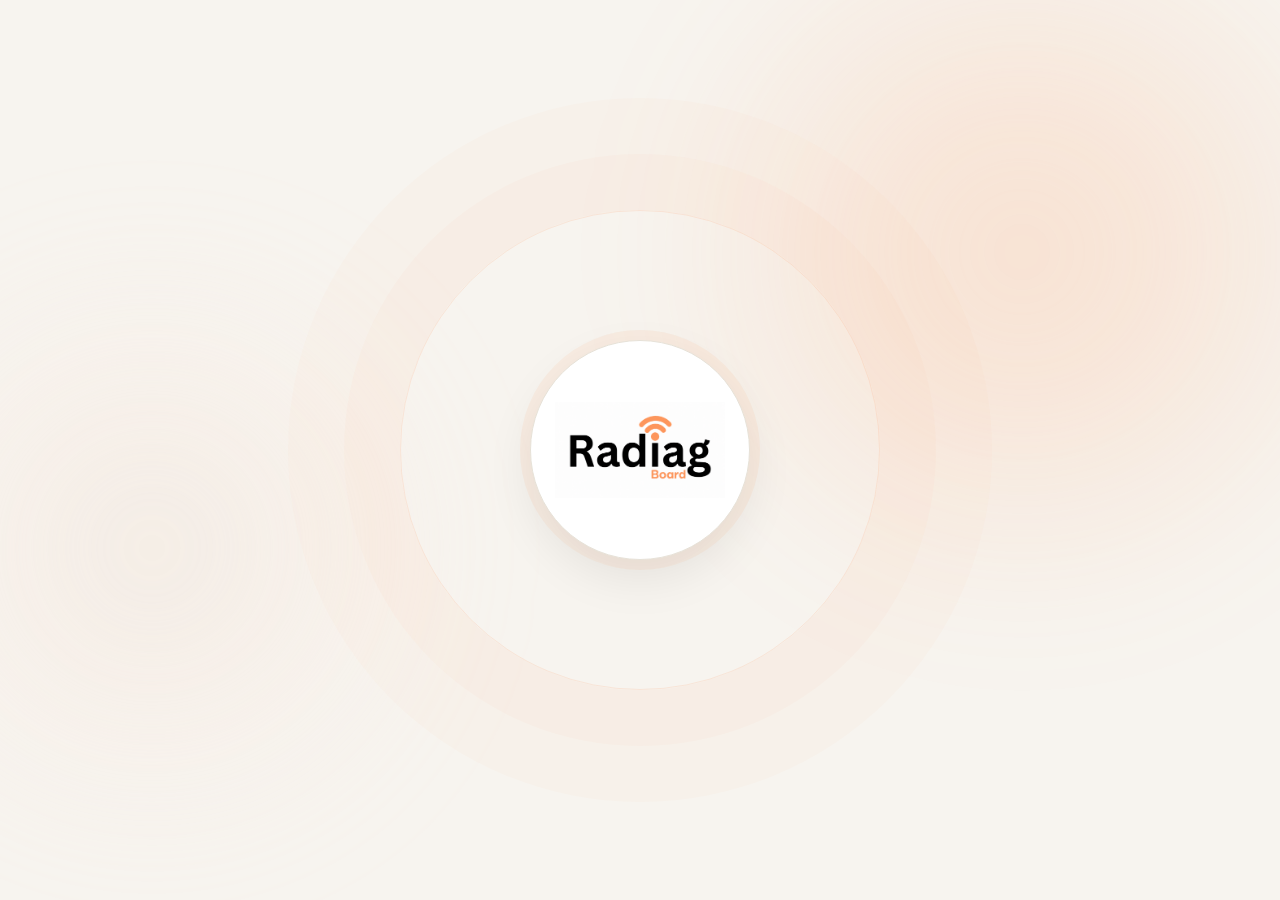
<file: radiag-board/index.html>
<!DOCTYPE html>
<html lang="fa" dir="rtl">
<head>
  <meta charset="UTF-8" />
  <meta name="viewport" content="width=device-width, initial-scale=1.0" />
  <title>Radiag Board</title>
  <link rel="preconnect" href="https://fonts.googleapis.com" />
  <link rel="preconnect" href="https://fonts.gstatic.com" crossorigin />
  <link href="https://fonts.googleapis.com/css2?family=Vazirmatn:wght@400;500;600;700&display=swap" rel="stylesheet" />
  <link rel="stylesheet" href="css/styles.css" />
  <link rel="icon" href="assets/logo.png" type="image/png" />
</head>
<body class="page-intro">
  <div class="atmosphere" aria-hidden="true">
    <div class="atmosphere__glow atmosphere__glow--a"></div>
    <div class="atmosphere__glow atmosphere__glow--b"></div>
    <div class="atmosphere__signal"></div>
  </div>

  <main class="intro" aria-label="Radiag Board">
    <div class="logo-orb">
      <img
        class="logo-orb__img"
        src="assets/logo.png"
        alt="Radiag Board"
        width="420"
        height="236"
      />
    </div>
  </main>

  <script src="js/main.js"></script>
</body>
</html>
</file>
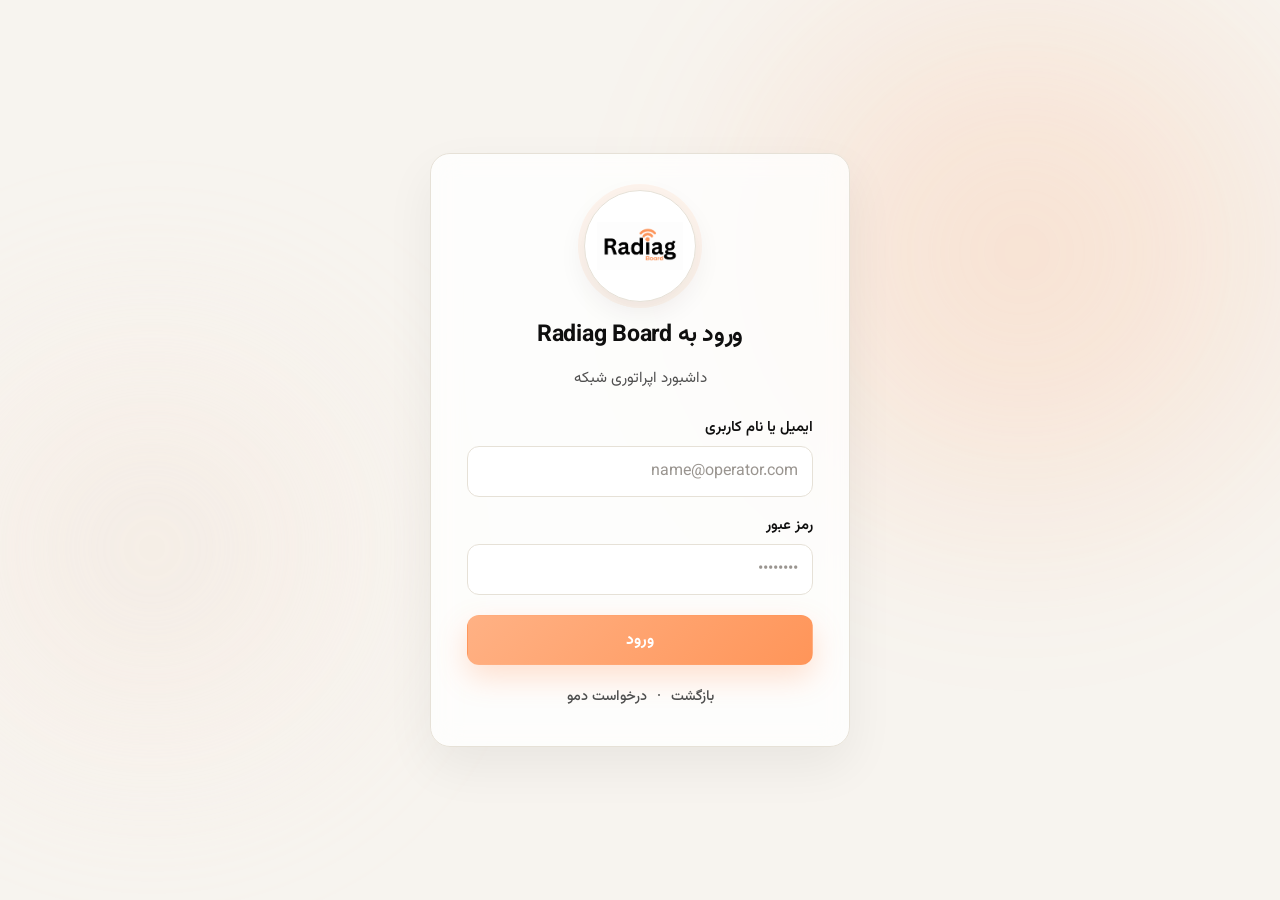
<file: radiag-board/login.html>
<!DOCTYPE html>
<html lang="fa" dir="rtl">
<head>
  <meta charset="UTF-8" />
  <meta name="viewport" content="width=device-width, initial-scale=1.0" />
  <title>ورود | Radiag Board</title>
  <link rel="preconnect" href="https://fonts.googleapis.com" />
  <link rel="preconnect" href="https://fonts.gstatic.com" crossorigin />
  <link href="https://fonts.googleapis.com/css2?family=Vazirmatn:wght@400;500;600;700&display=swap" rel="stylesheet" />
  <link rel="stylesheet" href="css/styles.css" />
  <link rel="icon" href="assets/logo.png" type="image/png" />
</head>
<body class="page-login">
  <div class="atmosphere" aria-hidden="true">
    <div class="atmosphere__glow atmosphere__glow--a"></div>
    <div class="atmosphere__glow atmosphere__glow--b"></div>
  </div>

  <main class="login">
    <form class="login__panel" action="overview.html" method="get" autocomplete="on">
      <div class="login__brand">
        <div class="logo-orb logo-orb--sm">
          <img
            class="logo-orb__img"
            src="assets/logo.png"
            alt="Radiag Board"
            width="280"
            height="158"
          />
        </div>
        <h1 class="login__title">ورود به Radiag Board</h1>
        <p class="login__subtitle">داشبورد اپراتوری شبکه</p>
      </div>

      <label class="field">
        <span class="field__label">ایمیل یا نام کاربری</span>
        <input
          class="field__input"
          type="text"
          name="username"
          inputmode="email"
          autocomplete="username"
          required
          placeholder="name@operator.com"
        />
      </label>

      <label class="field">
        <span class="field__label">رمز عبور</span>
        <input
          class="field__input"
          type="password"
          name="password"
          autocomplete="current-password"
          required
          placeholder="••••••••"
        />
      </label>

      <button class="btn btn--primary btn--block" type="submit">ورود</button>

      <p class="login__secondary">
        <a href="index.html">بازگشت</a>
        <span aria-hidden="true">·</span>
        <a href="mailto:demo@radiag.example?subject=Radiag%20Board%20Demo">درخواست دمو</a>
      </p>
    </form>
  </main>
</body>
</html>
</file>
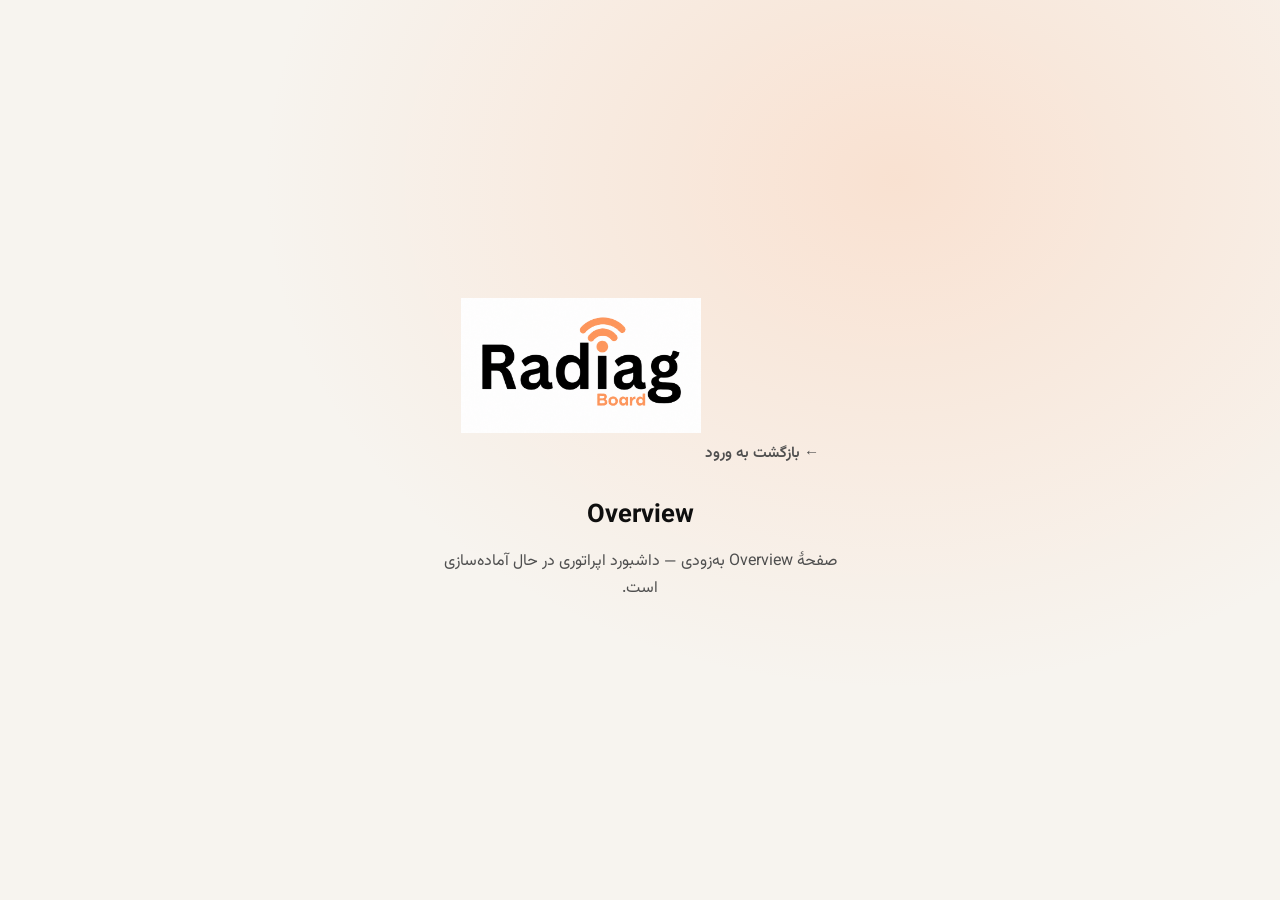
<file: radiag-board/overview.html>
<!DOCTYPE html>
<html lang="fa" dir="rtl">
<head>
  <meta charset="UTF-8" />
  <meta name="viewport" content="width=device-width, initial-scale=1.0" />
  <title>Overview | Radiag Board</title>
  <link rel="preconnect" href="https://fonts.googleapis.com" />
  <link rel="preconnect" href="https://fonts.gstatic.com" crossorigin />
  <link href="https://fonts.googleapis.com/css2?family=Vazirmatn:wght@400;500;600;700&display=swap" rel="stylesheet" />
  <link rel="stylesheet" href="css/styles.css" />
  <link rel="icon" href="assets/logo.png" type="image/png" />
</head>
<body class="stub">
  <main class="stub__main">
    <a class="stub__back" href="login.html">← بازگشت به ورود</a>
    <img class="stub__logo" src="assets/logo.png" alt="Radiag Board" width="280" height="158" />
    <h1>Overview</h1>
    <p>صفحهٔ Overview به‌زودی — داشبورد اپراتوری در حال آماده‌سازی است.</p>
  </main>
</body>
</html>
</file>
<file: radiag-board/css/styles.css>
:root {
  --bg: #f7f4ef;
  --text: #0f0f0f;
  --muted: #4f4f4f;
  --accent: #ffb184;
  --accent-strong: #ff9559;
  --border: #e6e1d7;
  --card: #ffffff;
  --badge: #def7e7;
  --logo-signal: #fd9860;
  --font: "Vazirmatn", sans-serif;
}

*,
*::before,
*::after {
  box-sizing: border-box;
}

html {
  scroll-behavior: smooth;
}

body {
  margin: 0;
  min-height: 100vh;
  min-height: 100dvh;
  font-family: var(--font);
  background: var(--bg);
  color: var(--text);
  line-height: 1.7;
  -webkit-font-smoothing: antialiased;
  position: relative;
  overflow-x: hidden;
}

a {
  color: inherit;
  text-decoration: none;
}

/* —— Atmosphere —— */
.atmosphere {
  position: fixed;
  inset: 0;
  z-index: 0;
  pointer-events: none;
  overflow: hidden;
}

.atmosphere__glow {
  position: absolute;
  border-radius: 50%;
  filter: blur(80px);
  opacity: 0.55;
  animation: glow-drift 18s ease-in-out infinite alternate;
}

.atmosphere__glow--a {
  width: min(70vw, 720px);
  height: min(70vw, 720px);
  top: -12%;
  right: -8%;
  background: radial-gradient(circle, rgba(255, 177, 132, 0.55) 0%, rgba(255, 149, 89, 0.18) 45%, transparent 70%);
}

.atmosphere__glow--b {
  width: min(55vw, 560px);
  height: min(55vw, 560px);
  bottom: 8%;
  left: -10%;
  background: radial-gradient(circle, rgba(232, 223, 213, 0.9) 0%, rgba(255, 232, 221, 0.45) 40%, transparent 70%);
  animation-delay: -6s;
  animation-duration: 22s;
}

.atmosphere__signal {
  position: absolute;
  top: 50%;
  left: 50%;
  width: min(52vw, 480px);
  height: min(52vw, 480px);
  margin: calc(min(52vw, 480px) / -2) 0 0 calc(min(52vw, 480px) / -2);
  border-radius: 50%;
  border: 1px solid rgba(253, 152, 96, 0.16);
  box-shadow:
    0 0 0 56px rgba(253, 152, 96, 0.04),
    0 0 0 112px rgba(253, 152, 96, 0.03);
  animation: signal-pulse 10s ease-in-out infinite;
}

@keyframes glow-drift {
  from { transform: translate3d(0, 0, 0) scale(1); }
  to { transform: translate3d(-3%, 4%, 0) scale(1.06); }
}

@keyframes signal-pulse {
  0%, 100% { opacity: 0.3; transform: scale(1); }
  50% { opacity: 0.65; transform: scale(1.03); }
}

/* —— Circular logo —— */
.logo-orb {
  --orb-size: min(220px, 56vw);
  width: var(--orb-size);
  height: var(--orb-size);
  border-radius: 50%;
  overflow: hidden;
  display: grid;
  place-items: center;
  background: var(--card);
  border: 1px solid var(--border);
  box-shadow:
    0 18px 48px rgba(15, 15, 15, 0.08),
    0 0 0 10px rgba(255, 177, 132, 0.12);
}

.logo-orb--sm {
  --orb-size: min(112px, 34vw);
  box-shadow:
    0 10px 28px rgba(15, 15, 15, 0.07),
    0 0 0 6px rgba(255, 177, 132, 0.12);
}

.logo-orb__img {
  width: 78%;
  height: auto;
  display: block;
  object-fit: contain;
}

/* —— Intro splash —— */
.page-intro {
  overflow: hidden;
}

.intro {
  position: relative;
  z-index: 1;
  min-height: 100vh;
  min-height: 100dvh;
  display: grid;
  place-items: center;
  padding: 24px;
}

.page-intro .logo-orb {
  animation: logo-spin-in 2.1s cubic-bezier(0.22, 1, 0.36, 1) both;
}

@keyframes logo-spin-in {
  0% {
    opacity: 0;
    transform: scale(0.86) rotate(-220deg);
  }
  55% {
    opacity: 1;
    transform: scale(1.02) rotate(12deg);
  }
  100% {
    opacity: 1;
    transform: scale(1) rotate(0deg);
  }
}

/* —— Login —— */
.page-login {
  display: flex;
  align-items: center;
  justify-content: center;
}

.login {
  position: relative;
  z-index: 1;
  width: 100%;
  min-height: 100vh;
  min-height: 100dvh;
  display: grid;
  place-items: center;
  padding: clamp(24px, 5vw, 48px);
}

.login__panel {
  width: min(420px, 100%);
  display: flex;
  flex-direction: column;
  gap: 16px;
  padding: clamp(28px, 4vw, 36px);
  background: rgba(255, 255, 255, 0.78);
  border: 1px solid var(--border);
  border-radius: 20px;
  backdrop-filter: blur(14px);
  box-shadow: 0 20px 50px rgba(15, 15, 15, 0.06);
}

.login__brand {
  display: flex;
  flex-direction: column;
  align-items: center;
  text-align: center;
  gap: 10px;
  margin-bottom: 8px;
}

.login__title {
  margin: 4px 0 0;
  font-size: clamp(1.2rem, 2.8vw, 1.45rem);
  font-weight: 700;
  letter-spacing: -0.01em;
}

.login__subtitle {
  margin: 0;
  color: var(--muted);
  font-size: 0.95rem;
}

.field {
  display: flex;
  flex-direction: column;
  gap: 6px;
  text-align: right;
}

.field__label {
  font-size: 0.92rem;
  font-weight: 600;
  color: var(--text);
}

.field__input {
  width: 100%;
  min-height: 48px;
  padding: 12px 14px;
  border: 1px solid var(--border);
  border-radius: 12px;
  background: var(--card);
  color: var(--text);
  font-family: inherit;
  font-size: 1rem;
  transition: border-color 0.15s ease, box-shadow 0.15s ease;
}

.field__input::placeholder {
  color: #9a9590;
}

.field__input:focus {
  outline: none;
  border-color: var(--accent-strong);
  box-shadow: 0 0 0 3px rgba(255, 149, 89, 0.22);
}

.login__secondary {
  margin: 4px 0 0;
  display: flex;
  justify-content: center;
  gap: 10px;
  color: var(--muted);
  font-size: 0.9rem;
  font-weight: 500;
}

.login__secondary a:hover {
  color: var(--text);
}

/* —— Buttons —— */
.btn {
  display: inline-flex;
  align-items: center;
  justify-content: center;
  min-height: 48px;
  padding: 12px 22px;
  border-radius: 12px;
  font-family: inherit;
  font-size: 0.98rem;
  font-weight: 700;
  border: 1px solid transparent;
  cursor: pointer;
  transition:
    transform 0.18s ease,
    box-shadow 0.18s ease,
    background 0.18s ease,
    border-color 0.18s ease,
    color 0.18s ease;
}

.btn--primary {
  background: linear-gradient(135deg, var(--accent), var(--accent-strong));
  color: #fff;
  box-shadow: 0 12px 30px rgba(255, 149, 89, 0.28);
}

.btn--primary:hover {
  transform: translateY(-2px);
  box-shadow: 0 16px 36px rgba(255, 149, 89, 0.34);
}

.btn--primary:active {
  transform: translateY(0);
}

.btn--block {
  width: 100%;
  margin-top: 4px;
}

/* —— Overview stub —— */
.stub {
  min-height: 100vh;
  display: flex;
  align-items: center;
  justify-content: center;
  background:
    radial-gradient(ellipse at 70% 20%, rgba(255, 177, 132, 0.28), transparent 50%),
    var(--bg);
}

.stub__main {
  width: min(480px, 92vw);
  text-align: center;
  padding: 40px 24px;
}

.stub__back {
  display: inline-block;
  margin-bottom: 28px;
  color: var(--muted);
  font-weight: 600;
  font-size: 0.95rem;
}

.stub__back:hover {
  color: var(--text);
}

.stub__logo {
  width: min(240px, 70vw);
  height: auto;
  margin-bottom: 24px;
}

.stub h1 {
  margin: 0 0 10px;
  font-size: 1.6rem;
}

.stub p {
  margin: 0;
  color: var(--muted);
}

@media (max-width: 480px) {
  .login__panel {
    padding: 24px 18px;
    border-radius: 16px;
  }
}

@media (prefers-reduced-motion: reduce) {
  .atmosphere__glow,
  .atmosphere__signal,
  .page-intro .logo-orb {
    animation: none !important;
  }

  .page-intro .logo-orb {
    opacity: 1;
    transform: none;
  }

  .btn--primary:hover {
    transform: none;
  }
}
</file>
